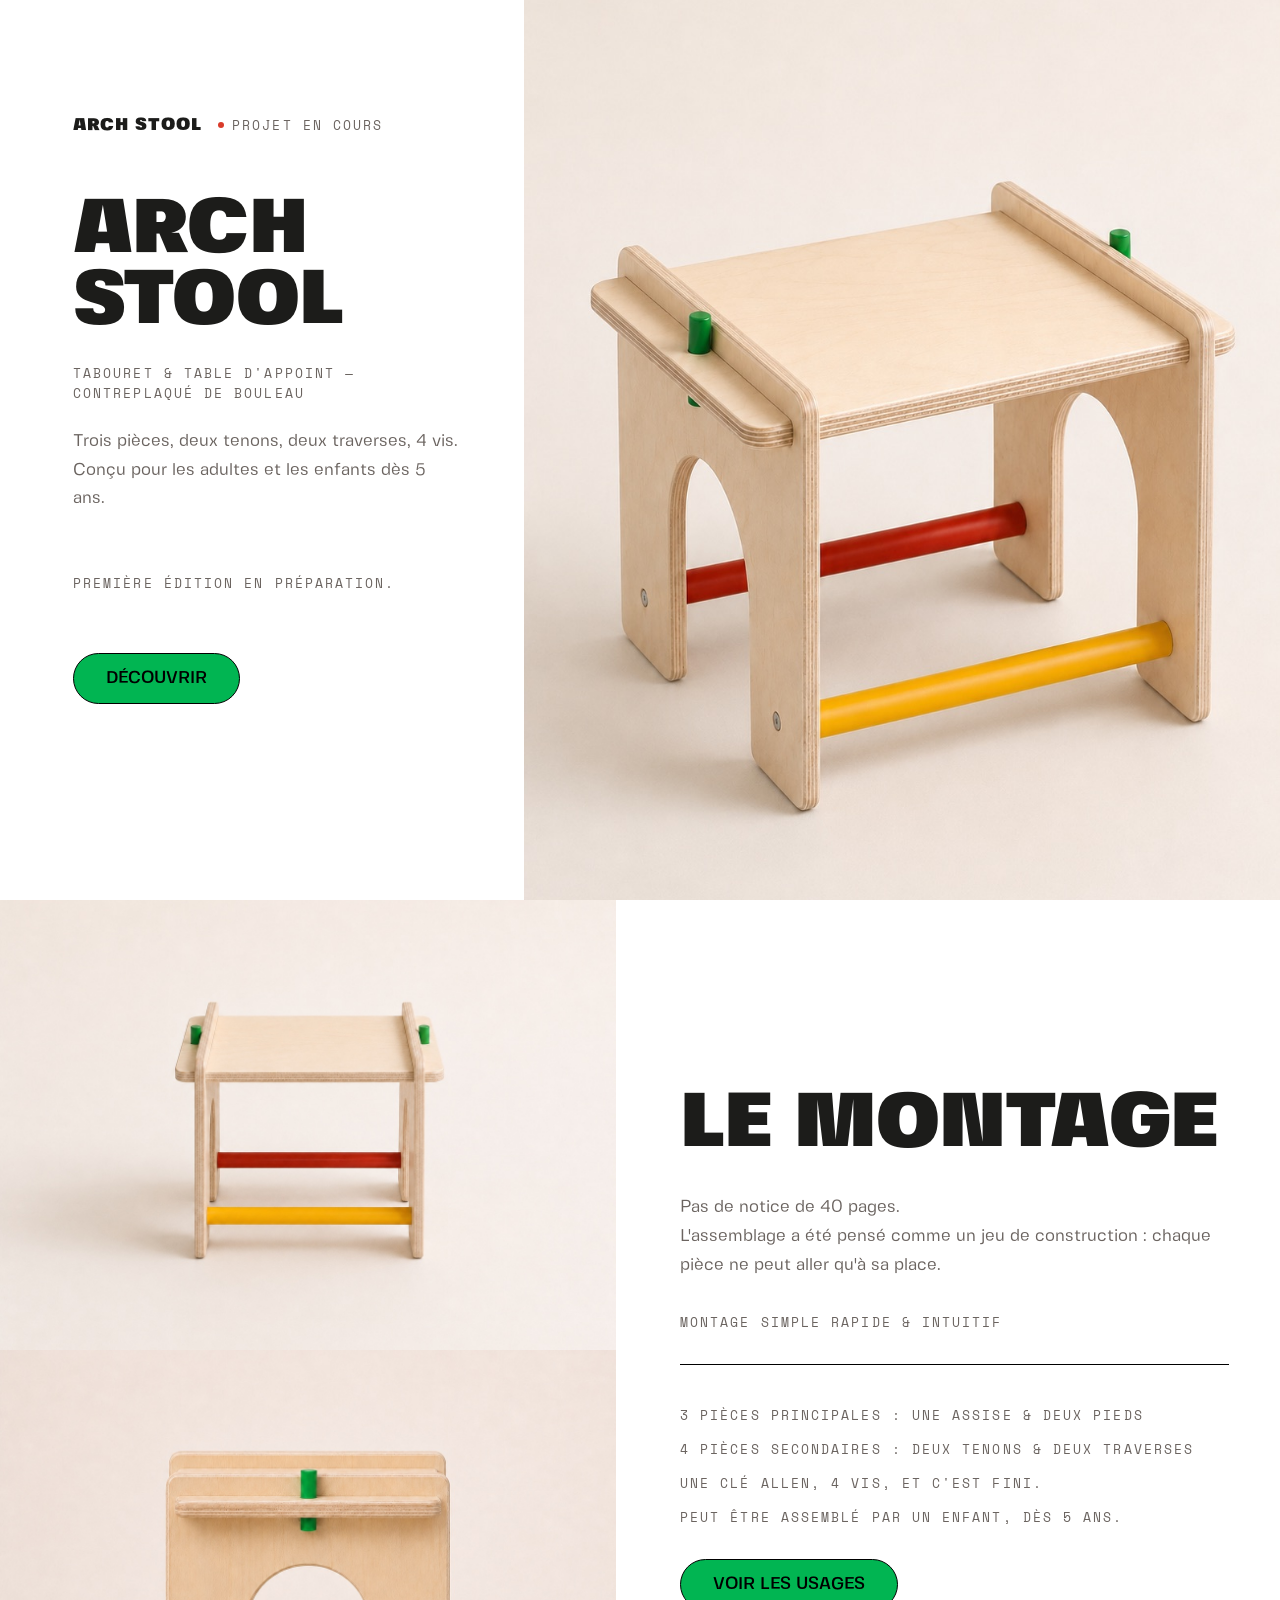
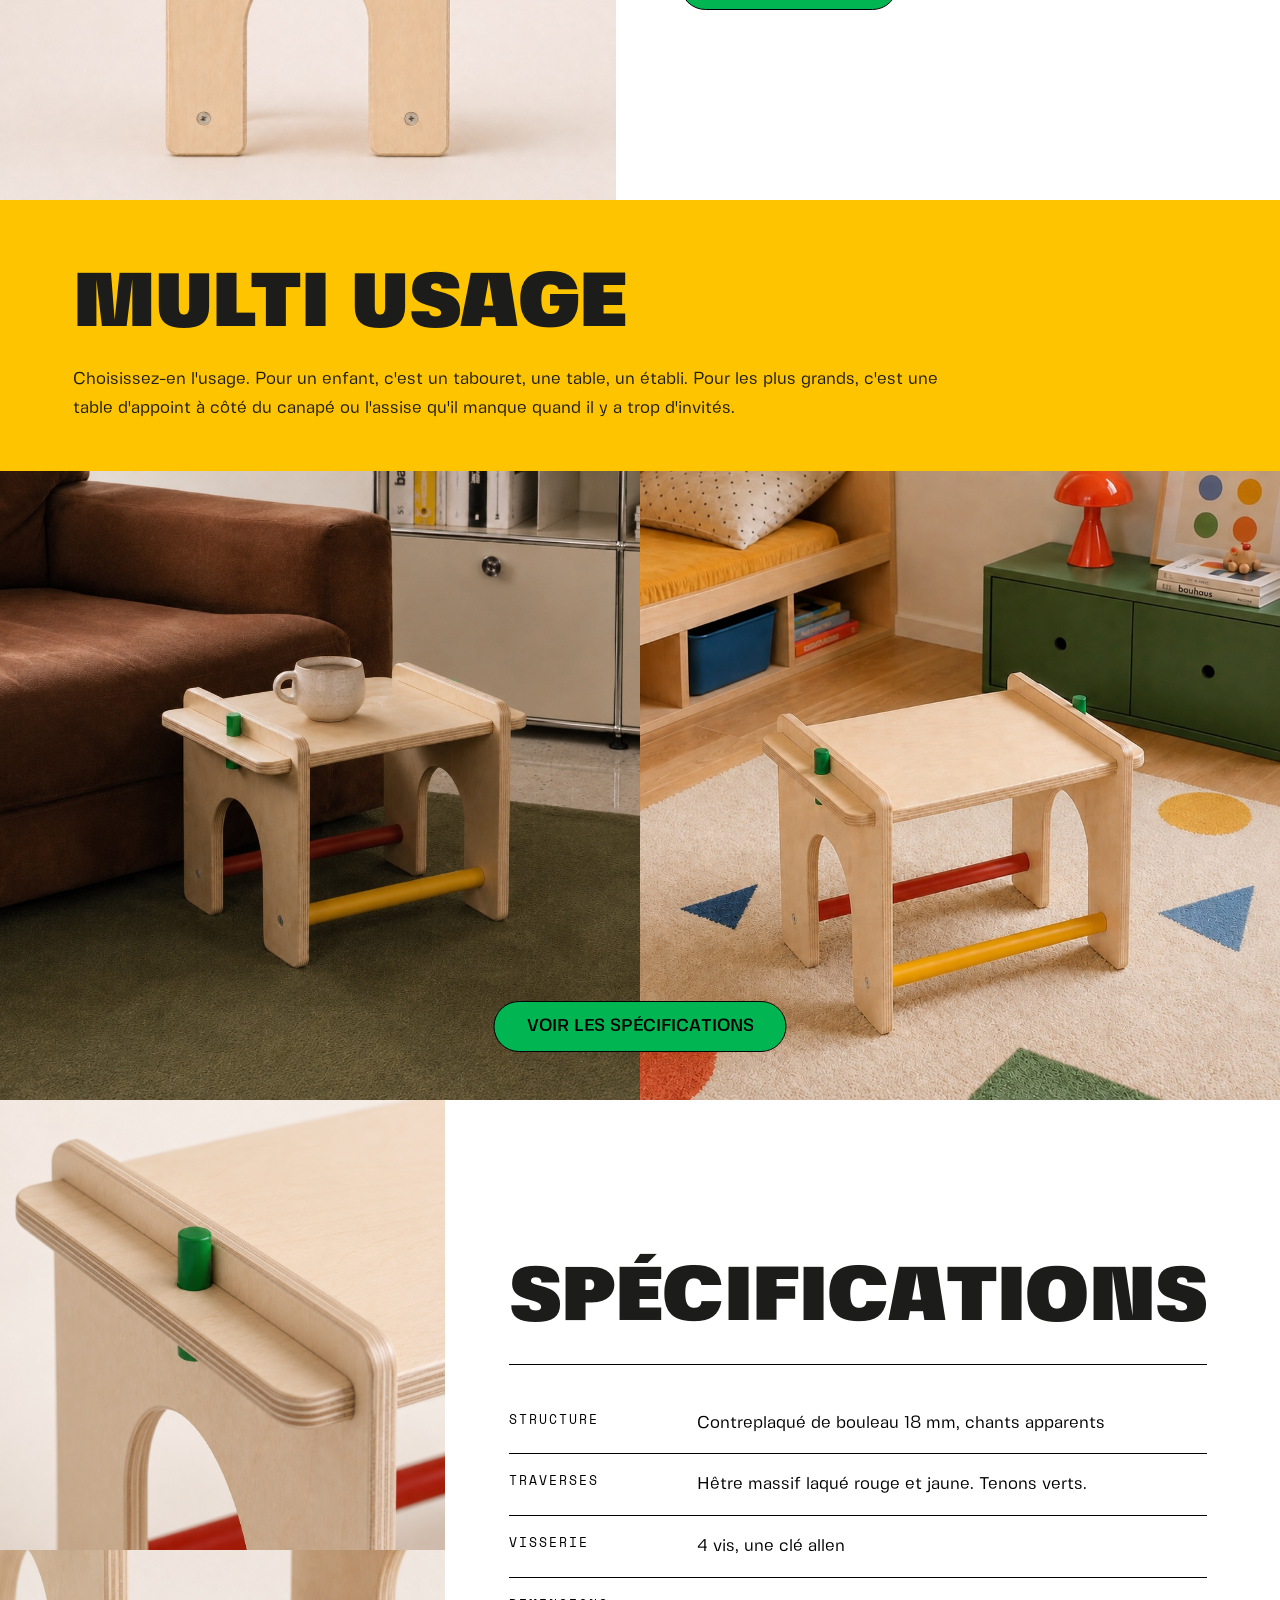
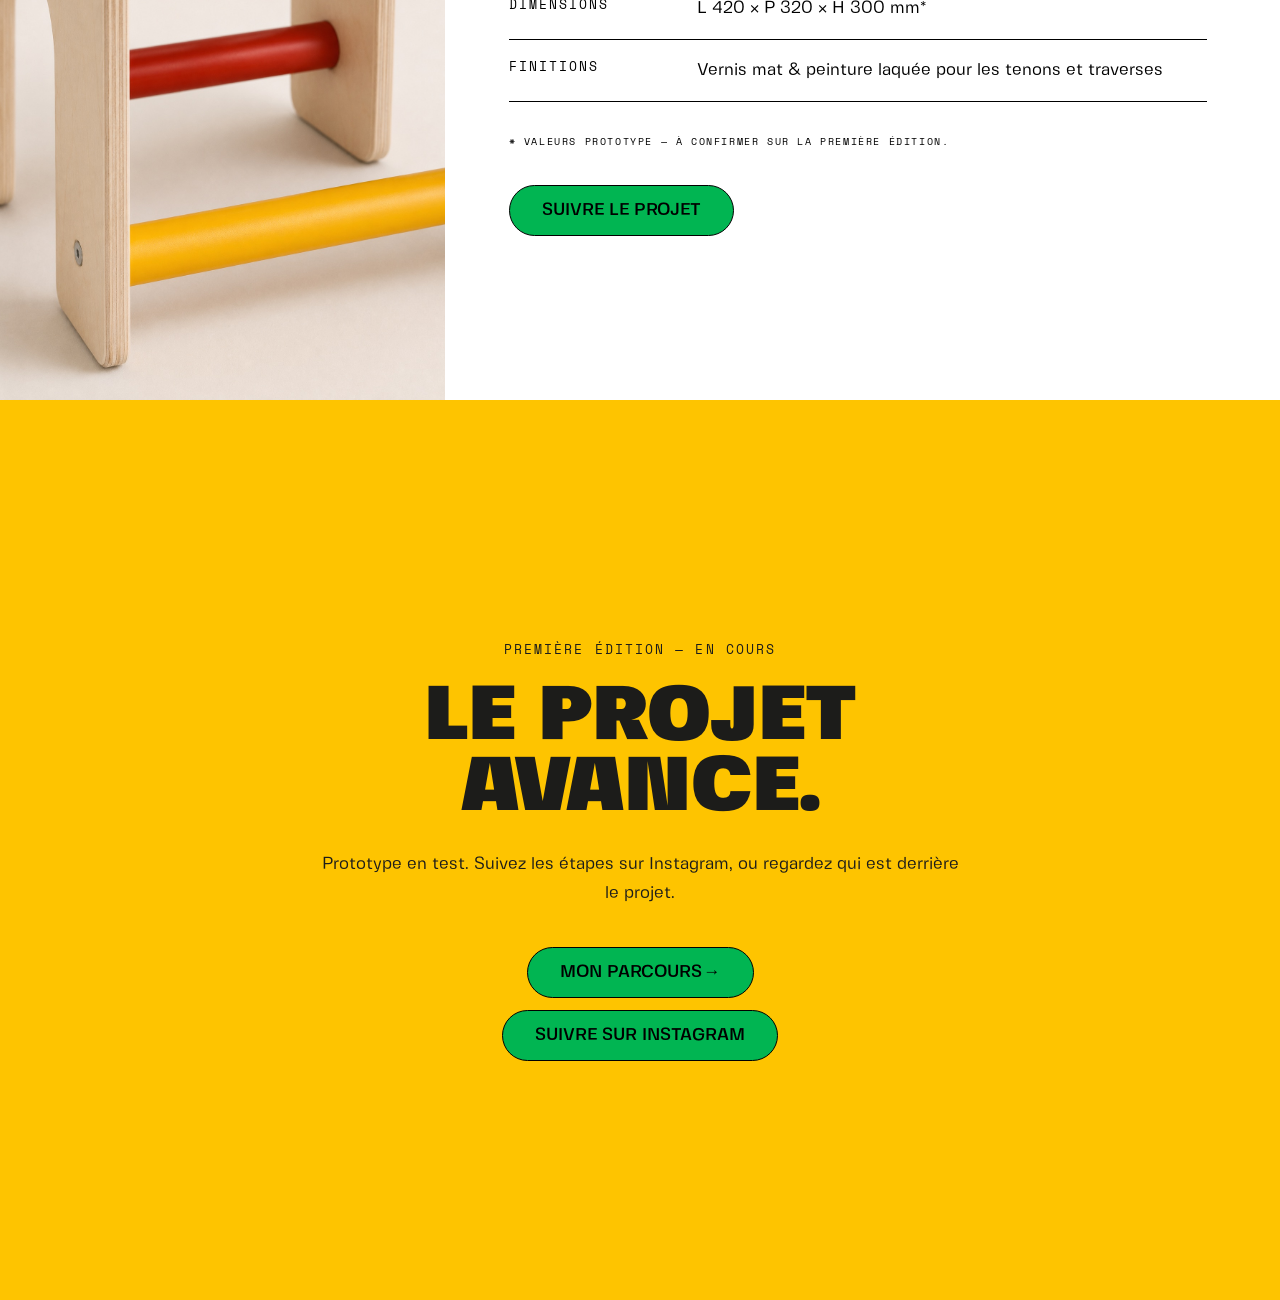
<file: index.html>
<!DOCTYPE html>
<html lang="fr">
<head>
<meta charset="UTF-8">
<meta name="viewport" content="width=device-width, initial-scale=1.0">
<title>The Arch Stool — Tabouret & table d'appoint</title>
<meta name="description" content="The Arch Stool — tabouret et table d'appoint en contreplaqué de bouleau. Trois pièces, deux tenons, deux traverses, 4 vis. Conçu pour les adultes et les enfants dès 5 ans.">
<meta name="theme-color" content="#fec400">

<!-- Open Graph / LinkedIn, Facebook -->
<meta property="og:type" content="website">
<meta property="og:title" content="The Arch Stool — Tabouret & table d'appoint">
<meta property="og:description" content="Trois pièces, deux tenons, deux traverses, 4 vis. Contreplaqué de bouleau, conçu pour les adultes et les enfants dès 5 ans.">
<meta property="og:image" content="https://julespariot.github.io/arch-stool/assets/img/arch-kids-2.jpg">
<meta property="og:image:width" content="1672">
<meta property="og:image:height" content="941">
<meta property="og:url" content="https://julespariot.github.io/arch-stool/">
<meta property="og:locale" content="fr_FR">

<!-- Twitter / X -->
<meta name="twitter:card" content="summary_large_image">
<meta name="twitter:title" content="The Arch Stool — Tabouret & table d'appoint">
<meta name="twitter:description" content="Trois pièces, deux tenons, deux traverses, 4 vis. Contreplaqué de bouleau, conçu pour les adultes et les enfants dès 5 ans.">
<meta name="twitter:image" content="https://julespariot.github.io/arch-stool/assets/img/arch-kids-2.jpg">
<link rel="preconnect" href="https://fonts.googleapis.com">
<link rel="preconnect" href="https://fonts.gstatic.com" crossorigin>
<link href="https://fonts.googleapis.com/css2?family=Space+Mono:wght@400;700&display=swap" rel="stylesheet">
<link rel="stylesheet" href="css/style-v2.css">
</head>
<body>

<main>

  <!-- 1. HERO -->
  <section id="hero" class="section hero">
    <div class="hero__content">
      <div class="hero__eyebrow">
        <span class="logo">Arch Stool</span>
        <span class="status"><i class="dot" aria-hidden="true"></i>Projet en cours</span>
      </div>

      <div class="hero__text">
        <h1>Arch Stool</h1>
        <p class="kicker">Tabouret &amp; table d'appoint — contreplaqué de bouleau</p>
        <p class="copy">Trois pièces, deux tenons, deux traverses, 4 vis. Conçu pour les adultes et les enfants dès 5 ans.</p>
      </div>

      <p class="note">Première édition en préparation.</p>

      <a href="#montage" class="btn btn--green">Découvrir</a>
    </div>

    <div class="hero__image">
      <div class="crop crop--packshot">
        <img src="assets/img/packshot-photo.jpg" alt="The Arch Stool, vue d'ensemble sur fond clair" loading="eager" fetchpriority="high">
      </div>
    </div>
  </section>

  <!-- 2. LE MONTAGE -->
  <section id="montage" class="section montage">
    <div class="montage__images">
      <div class="gallery-track">
        <div class="crop crop--montage-1">
          <img src="assets/img/montage-photo-1.jpg" alt="Détail de l'assemblage de The Arch Stool" loading="lazy">
        </div>
        <div class="crop crop--montage-2">
          <img src="assets/img/montage-photo-2.jpg" alt="The Arch Stool posé sur une table basse" loading="lazy">
        </div>
      </div>
      <div class="dots" aria-hidden="true"><span class="dot is-active"></span><span class="dot"></span></div>
    </div>

    <div class="montage__content reveal">
      <h2>Le Montage</h2>
      <p class="copy">Pas de notice de 40 pages.<br>
        L'assemblage a été pensé comme un jeu de construction&nbsp;: chaque pièce ne peut aller qu'à sa place.</p>

      <p class="kicker">Montage simple rapide &amp; intuitif</p>
      <hr>
      <ul class="list">
        <li>3 pièces principales&nbsp;: une assise &amp; deux pieds</li>
        <li>4 pièces secondaires&nbsp;: deux tenons &amp; deux traverses</li>
        <li>Une clé Allen, 4 vis, et c'est fini.</li>
        <li>Peut être assemblé par un enfant, dès 5 ans.</li>
      </ul>

      <a href="#usage" class="btn btn--green">Voir les usages</a>
    </div>
  </section>

  <!-- 3. MULTI USAGE -->
  <section id="usage" class="section usage">
    <div class="usage__top reveal">
      <h2>Multi usage</h2>
      <p class="copy">Choisissez-en l'usage. Pour un enfant, c'est un tabouret, une table, un établi. Pour les plus grands, c'est une table d'appoint à côté du canapé ou l'assise qu'il manque quand il y a trop d'invités.</p>
    </div>

    <div class="usage__images">
      <div class="gallery-track">
        <div class="crop crop--livingroom">
          <img src="assets/img/livingroom-photo.jpg" alt="The Arch Stool utilisé comme table d'appoint dans un salon" loading="lazy">
        </div>
        <div class="crop crop--kidroom">
          <img src="assets/img/arch-kids-2.jpg" alt="The Arch Stool utilisé par un enfant dans sa chambre" loading="lazy">
        </div>
      </div>
      <div class="dots" aria-hidden="true"><span class="dot is-active"></span><span class="dot"></span></div>
      <a href="#specs" class="btn btn--green btn--center">Voir les spécifications</a>
    </div>
  </section>

  <!-- 4. SPÉCIFICATIONS -->
  <section id="specs" class="section specs">
    <div class="specs__images">
      <div class="gallery-track">
        <div class="crop crop--zoom1">
          <img src="assets/img/zoom1-photo.jpg" alt="Zoom sur l'assemblage à tenons de The Arch Stool" loading="lazy">
        </div>
        <div class="crop crop--zoom2">
          <img src="assets/img/zoom2-photo.jpg" alt="Zoom sur la traverse laquée de The Arch Stool" loading="lazy">
        </div>
      </div>
      <div class="dots" aria-hidden="true"><span class="dot is-active"></span><span class="dot"></span></div>
    </div>

    <div class="specs__content reveal">
      <h2>Spécifications</h2>
      <hr>

      <dl class="spec-list">
        <div class="spec-row">
          <dt>Structure</dt>
          <dd>Contreplaqué de bouleau 18&nbsp;mm, chants apparents</dd>
        </div>
        <hr>
        <div class="spec-row">
          <dt>Traverses</dt>
          <dd>Hêtre massif laqué rouge et jaune. Tenons verts.</dd>
        </div>
        <hr>
        <div class="spec-row">
          <dt>Visserie</dt>
          <dd>4 vis, une clé allen</dd>
        </div>
        <hr>
        <div class="spec-row">
          <dt>Dimensions</dt>
          <dd>L 420 × P 320 × H 300&nbsp;mm*</dd>
        </div>
        <hr>
        <div class="spec-row">
          <dt>Finitions</dt>
          <dd>Vernis mat &amp; peinture laquée pour les tenons et traverses</dd>
        </div>
        <hr>
      </dl>

      <p class="footnote">* Valeurs prototype — à confirmer sur la première édition.</p>

      <a href="#project" class="btn btn--green">Suivre le projet</a>
    </div>
  </section>

  <!-- 5. LE PROJET AVANCE -->
  <section id="project" class="section project reveal">
    <p class="kicker">Première édition — En cours</p>
    <h2>Le projet<br>avance.</h2>
    <p class="copy">Prototype en test. Suivez les étapes sur Instagram, ou regardez qui est derrière le projet.</p>

    <div class="project__actions">
      <a href="https://www.linkedin.com/in/julespariot/" target="_blank" rel="noopener" class="btn btn--green">Mon parcours <span class="arrow">→</span></a>
      <a href="https://www.instagram.com/juliolebarbo/?hl=fr" target="_blank" rel="noopener" class="btn btn--green">Suivre sur Instagram</a>
    </div>
  </section>

</main>

<!-- Mobile-only persistent action bar: mirrors whichever in-section CTA
     the visitor has scrolled to, so the primary action always stays
     within thumb's reach instead of requiring a scroll back up to it. -->
<nav class="mobile-cta" aria-label="Navigation rapide">
  <a href="#montage" class="btn btn--green mobile-cta__link" data-for="hero">Découvrir</a>
  <a href="#usage" class="btn btn--green mobile-cta__link" data-for="montage">Voir les usages</a>
  <a href="#specs" class="btn btn--green mobile-cta__link" data-for="usage">Voir les spécifications</a>
  <a href="#project" class="btn btn--green mobile-cta__link" data-for="specs">Suivre le projet</a>
</nav>

<script src="js/script.js?v=8"></script>
</body>
</html>
</file>
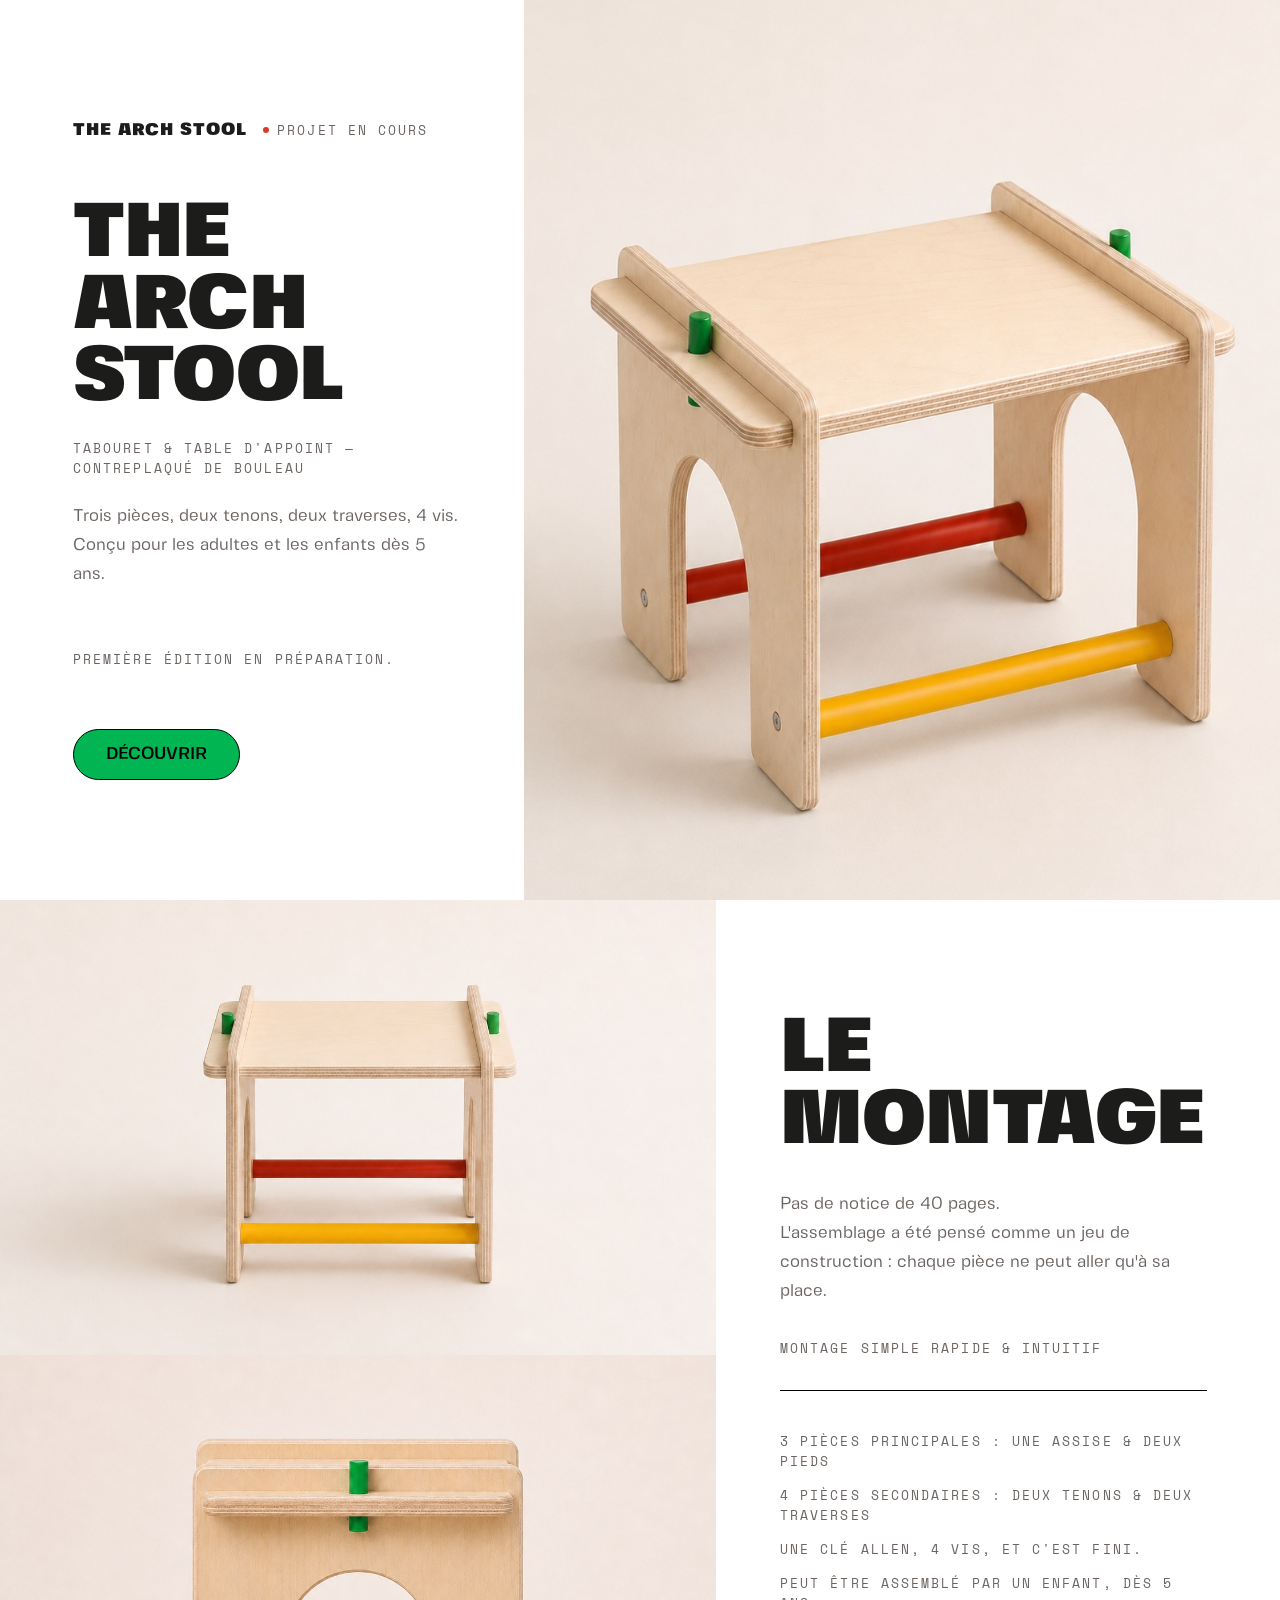
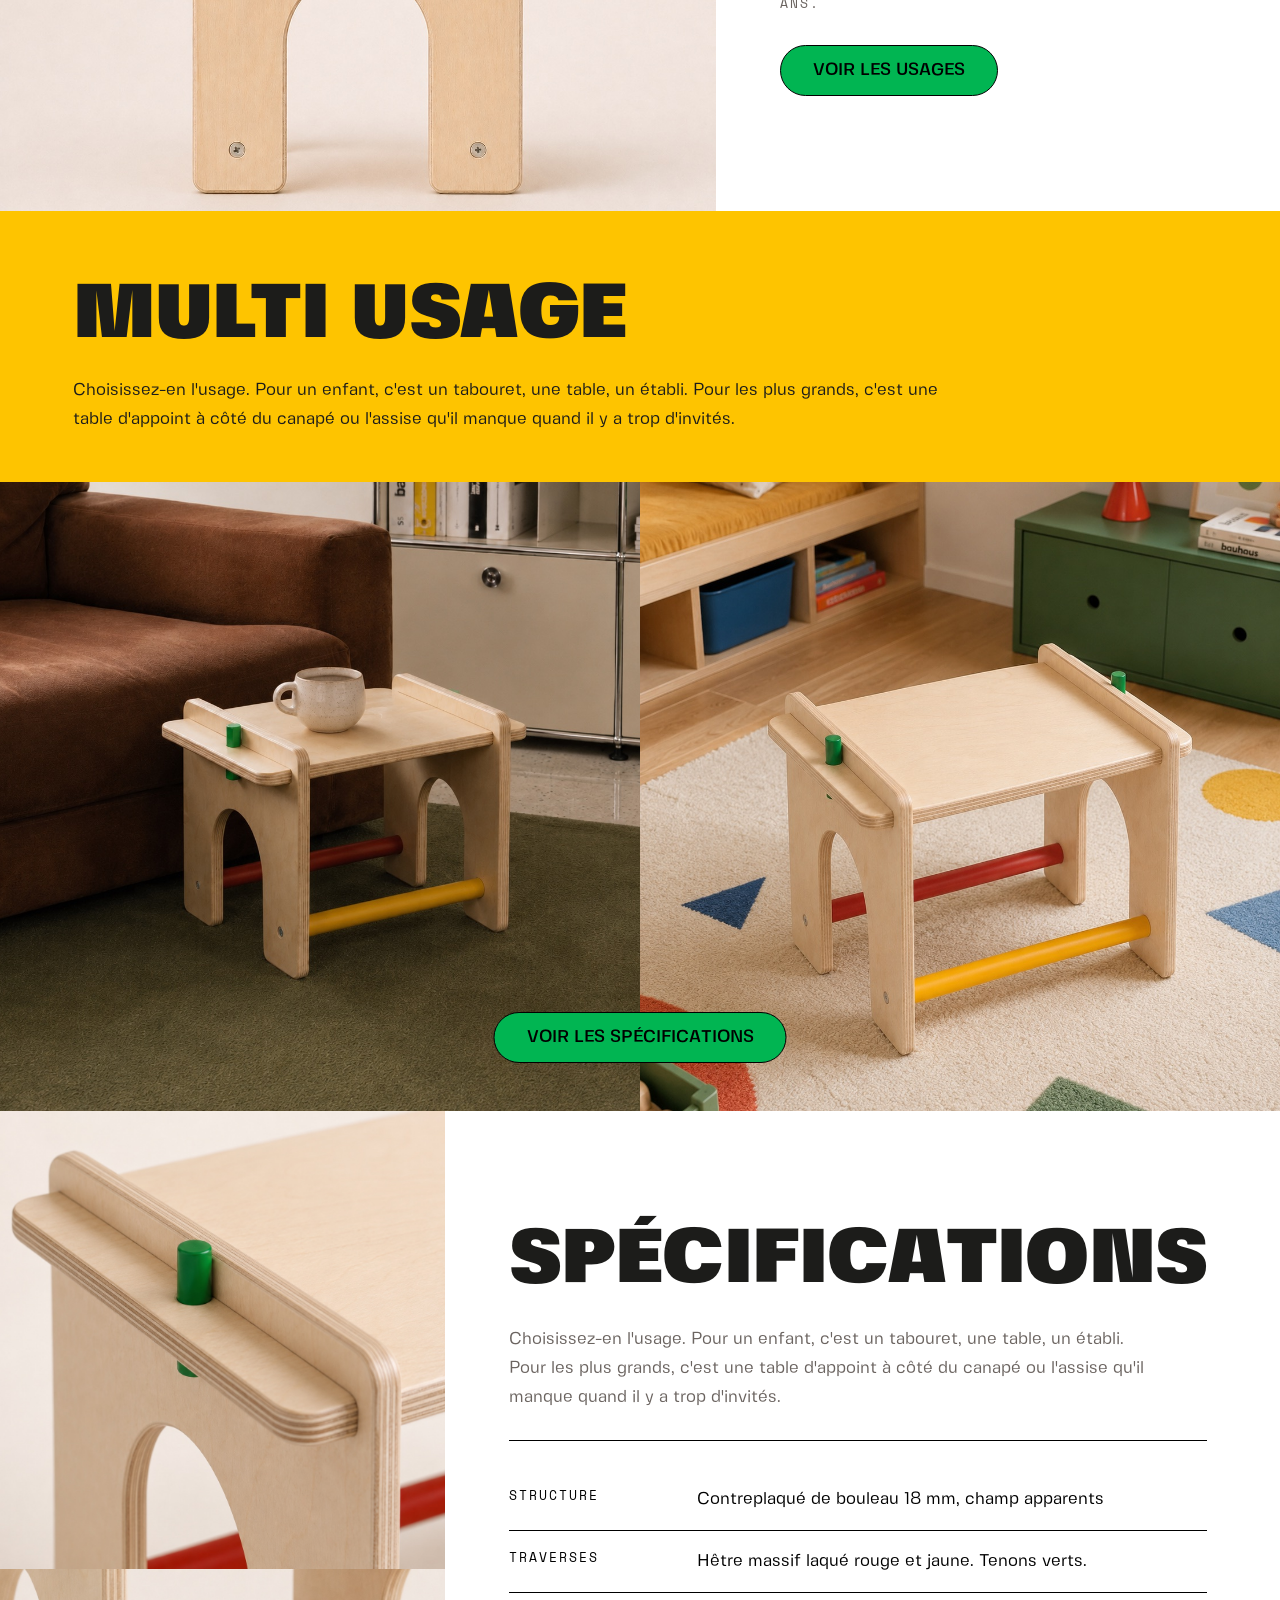
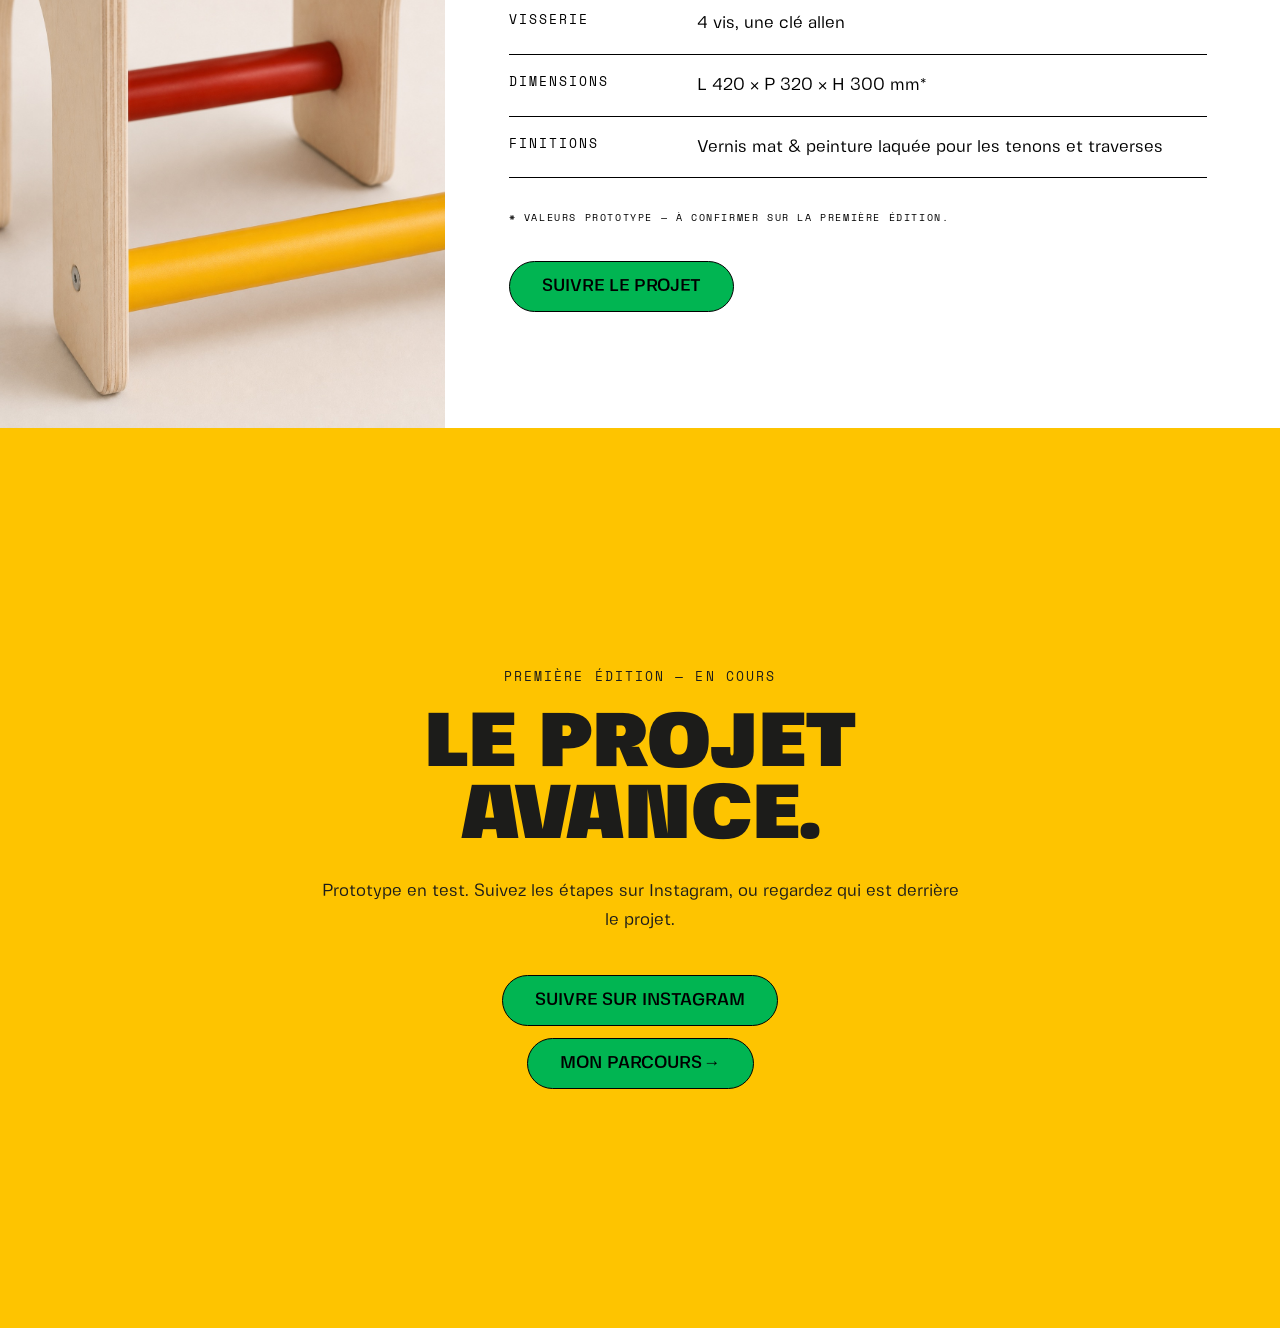
<file: archive/index-v1.html>
<!DOCTYPE html>
<html lang="fr">
<head>
<meta charset="UTF-8">
<meta name="viewport" content="width=device-width, initial-scale=1.0">
<title>The Arch Stool — Tabouret & table d'appoint</title>
<meta name="description" content="The Arch Stool — tabouret et table d'appoint en contreplaqué de bouleau. Trois pièces, deux tenons, deux traverses, 4 vis. Conçu pour les adultes et les enfants dès 5 ans.">
<meta name="theme-color" content="#fec400">
<link rel="preconnect" href="https://fonts.googleapis.com">
<link rel="preconnect" href="https://fonts.gstatic.com" crossorigin>
<link href="https://fonts.googleapis.com/css2?family=Space+Mono:wght@400;700&display=swap" rel="stylesheet">
<link rel="stylesheet" href="style.css">
</head>
<body>

<main>

  <!-- 1. HERO -->
  <section id="hero" class="section hero">
    <div class="hero__content">
      <div class="hero__eyebrow">
        <span class="logo">The Arch Stool</span>
        <span class="status"><i class="dot" aria-hidden="true"></i>Projet en cours</span>
      </div>

      <div class="hero__text">
        <h1>The Arch Stool</h1>
        <p class="kicker">Tabouret &amp; table d'appoint — contreplaqué de bouleau</p>
        <p class="copy">Trois pièces, deux tenons, deux traverses, 4 vis. Conçu pour les adultes et les enfants dès 5 ans.</p>
      </div>

      <p class="note">Première édition en préparation.</p>

      <a href="#montage" class="btn btn--green">Découvrir</a>
    </div>

    <div class="hero__image">
      <div class="crop crop--packshot">
        <img src="../assets/img/packshot-photo.jpg" alt="The Arch Stool, vue d'ensemble sur fond clair" loading="eager" fetchpriority="high">
      </div>
    </div>
  </section>

  <!-- 2. LE MONTAGE -->
  <section id="montage" class="section montage">
    <div class="montage__images">
      <div class="gallery-track">
        <div class="crop crop--montage-1">
          <img src="../assets/img/montage-photo-1.jpg" alt="Détail de l'assemblage de The Arch Stool" loading="lazy">
        </div>
        <div class="crop crop--montage-2">
          <img src="../assets/img/montage-photo-2.jpg" alt="The Arch Stool posé sur une table basse" loading="lazy">
        </div>
      </div>
      <div class="dots" aria-hidden="true"><span class="dot is-active"></span><span class="dot"></span></div>
    </div>

    <div class="montage__content reveal">
      <h2>Le Montage</h2>
      <p class="copy">Pas de notice de 40 pages.<br>
        L'assemblage a été pensé comme un jeu de construction&nbsp;: chaque pièce ne peut aller qu'à sa place.</p>

      <p class="kicker">Montage simple rapide &amp; intuitif</p>
      <hr>
      <ul class="list">
        <li>3 pièces principales&nbsp;: une assise &amp; deux pieds</li>
        <li>4 pièces secondaires&nbsp;: deux tenons &amp; deux traverses</li>
        <li>Une clé Allen, 4 vis, et c'est fini.</li>
        <li>Peut être assemblé par un enfant, dès 5 ans.</li>
      </ul>

      <a href="#usage" class="btn btn--green">Voir les usages</a>
    </div>
  </section>

  <!-- 3. MULTI USAGE -->
  <section id="usage" class="section usage">
    <div class="usage__top reveal">
      <h2>Multi usage</h2>
      <p class="copy">Choisissez-en l'usage. Pour un enfant, c'est un tabouret, une table, un établi. Pour les plus grands, c'est une table d'appoint à côté du canapé ou l'assise qu'il manque quand il y a trop d'invités.</p>
    </div>

    <div class="usage__images">
      <div class="gallery-track">
        <div class="crop crop--livingroom">
          <img src="../assets/img/livingroom-photo.jpg" alt="The Arch Stool utilisé comme table d'appoint dans un salon" loading="lazy">
        </div>
        <div class="crop crop--kidroom">
          <img src="../assets/img/kidroom-photo.jpg" alt="The Arch Stool utilisé par un enfant dans sa chambre" loading="lazy">
        </div>
      </div>
      <div class="dots" aria-hidden="true"><span class="dot is-active"></span><span class="dot"></span></div>
      <a href="#specs" class="btn btn--green btn--center">Voir les spécifications</a>
    </div>
  </section>

  <!-- 4. SPÉCIFICATIONS -->
  <section id="specs" class="section specs">
    <div class="specs__images">
      <div class="gallery-track">
        <div class="crop crop--zoom1">
          <img src="../assets/img/zoom1-photo.jpg" alt="Zoom sur l'assemblage à tenons de The Arch Stool" loading="lazy">
        </div>
        <div class="crop crop--zoom2">
          <img src="../assets/img/zoom2-photo.jpg" alt="Zoom sur la traverse laquée de The Arch Stool" loading="lazy">
        </div>
      </div>
      <div class="dots" aria-hidden="true"><span class="dot is-active"></span><span class="dot"></span></div>
    </div>

    <div class="specs__content reveal">
      <h2>Spécifications</h2>
      <p class="copy">Choisissez-en l'usage. Pour un enfant, c'est un tabouret, une table, un établi. Pour les plus grands, c'est une table d'appoint à côté du canapé ou l'assise qu'il manque quand il y a trop d'invités.</p>
      <hr>

      <dl class="spec-list">
        <div class="spec-row">
          <dt>Structure</dt>
          <dd>Contreplaqué de bouleau 18&nbsp;mm, champ apparents</dd>
        </div>
        <hr>
        <div class="spec-row">
          <dt>Traverses</dt>
          <dd>Hêtre massif laqué rouge et jaune. Tenons verts.</dd>
        </div>
        <hr>
        <div class="spec-row">
          <dt>Visserie</dt>
          <dd>4 vis, une clé allen</dd>
        </div>
        <hr>
        <div class="spec-row">
          <dt>Dimensions</dt>
          <dd>L 420 × P 320 × H 300&nbsp;mm*</dd>
        </div>
        <hr>
        <div class="spec-row">
          <dt>Finitions</dt>
          <dd>Vernis mat &amp; peinture laquée pour les tenons et traverses</dd>
        </div>
        <hr>
      </dl>

      <p class="footnote">* Valeurs prototype — à confirmer sur la première édition.</p>

      <a href="#project" class="btn btn--green">Suivre le projet</a>
    </div>
  </section>

  <!-- 5. LE PROJET AVANCE -->
  <section id="project" class="section project reveal">
    <p class="kicker">Première édition — En cours</p>
    <h2>Le projet<br>avance.</h2>
    <p class="copy">Prototype en test. Suivez les étapes sur Instagram, ou regardez qui est derrière le projet.</p>

    <div class="project__actions">
      <a href="https://www.instagram.com/juliolebarbo/?hl=fr" target="_blank" rel="noopener" class="btn btn--green">Suivre sur Instagram</a>
      <a href="https://www.linkedin.com/in/julespariot/" target="_blank" rel="noopener" class="btn btn--green">Mon parcours <span class="arrow">→</span></a>
    </div>
  </section>

</main>

<!-- Mobile-only persistent action bar: mirrors whichever in-section CTA
     the visitor has scrolled to, so the primary action always stays
     within thumb's reach instead of requiring a scroll back up to it. -->
<nav class="mobile-cta" aria-label="Navigation rapide">
  <a href="#montage" class="btn btn--green mobile-cta__link" data-for="hero">Découvrir</a>
  <a href="#usage" class="btn btn--green mobile-cta__link" data-for="montage">Voir les usages</a>
  <a href="#specs" class="btn btn--green mobile-cta__link" data-for="usage">Voir les spécifications</a>
  <a href="#project" class="btn btn--green mobile-cta__link" data-for="specs">Suivre le projet</a>
</nav>

<script src="../js/script.js"></script>
</body>
</html>
</file>
<file: css/style-v2.css>
/* ---------- Fonts ---------- */
@font-face {
  font-family: "Fivo Sans Modern";
  src: url("../assets/fonts/FivoSansModern-Regular.otf") format("opentype");
  font-weight: 400;
  font-style: normal;
  font-display: swap;
}
@font-face {
  font-family: "Fivo Sans Modern";
  src: url("../assets/fonts/FivoSansModern-Medium.otf") format("opentype");
  font-weight: 500;
  font-style: normal;
  font-display: swap;
}
@font-face {
  font-family: "Fivo Sans Modern";
  src: url("../assets/fonts/FivoSansModern-Bold.otf") format("opentype");
  font-weight: 700;
  font-style: normal;
  font-display: swap;
}
@font-face {
  font-family: "Fivo Sans Modern";
  src: url("../assets/fonts/FivoSansModern-ExtBlack.otf") format("opentype");
  font-weight: 900;
  font-style: normal;
  font-display: swap;
}

/* ---------- Tokens ---------- */
:root {
  --ink: #1c1c1a;
  --muted: #6b6460;
  --black: #000000;
  --white: #ffffff;
  --yellow: #fec400;
  --green: #01b552;
  --dot: #d93b2a;

  --font-display: "Fivo Sans Modern", "Arial Black", sans-serif;
  --font-body: "Fivo Sans Modern", -apple-system, "Helvetica Neue", sans-serif;
  --font-mono: "Space Mono", "Courier New", monospace;

  --pad: clamp(24px, 5.7vw, 110px);
  --pad-y: clamp(60px, 9vw, 130px);
}

/* ---------- Reset ---------- */
* { box-sizing: border-box; }
html {
  scroll-behavior: smooth;
}
@media (prefers-reduced-motion: reduce) {
  html { scroll-behavior: auto; }
  .btn { transition: none; }
}
body {
  margin: 0;
  color: var(--ink);
  font-family: var(--font-body);
  -webkit-font-smoothing: antialiased;
  background: var(--white);
}
img { display: block; max-width: 100%; }
hr {
  border: none;
  border-top: 1px solid var(--black);
  margin: 0;
}
a { text-decoration: none; color: inherit; }
ul { list-style: none; margin: 0; padding: 0; }
dl, dd { margin: 0; }

h1, h2 {
  font-family: var(--font-display);
  font-weight: 900;
  text-transform: uppercase;
  line-height: 0.94;
  margin: 0;
  letter-spacing: -0.01em;
  /* Safety net: "SPÉCIFICATIONS" is a single unbreakable word that can
     outgrow its column on narrow phones — without this it silently
     overflows the section instead of wrapping, causing sideways scroll
     on the whole page. Harmless elsewhere since it only engages when a
     word truly doesn't fit. */
  overflow-wrap: break-word;
}

.kicker {
  font-family: var(--font-mono);
  font-size: 13px;
  letter-spacing: 0.16em;
  text-transform: uppercase;
  color: var(--muted);
  margin: 0;
}

.copy {
  font-family: var(--font-body);
  font-weight: 400;
  font-size: 17px;
  line-height: 1.7;
  color: var(--muted);
  margin: 0;
}

.note {
  font-family: var(--font-mono);
  font-size: 13px;
  letter-spacing: 0.16em;
  text-transform: uppercase;
  color: var(--muted);
  margin: 0;
}

.footnote {
  font-family: var(--font-mono);
  font-size: 10px;
  letter-spacing: 0.16em;
  text-transform: uppercase;
  color: var(--black);
  margin: 0;
}

/* ---------- Buttons ---------- */
.btn {
  display: inline-flex;
  align-items: center;
  justify-content: center;
  align-self: flex-start;
  flex: none;
  width: fit-content;
  border: 1px solid var(--black);
  border-radius: 40px;
  padding: 10px 32px;
  font-family: var(--font-body);
  font-weight: 500;
  font-size: 17px;
  line-height: 1.7;
  text-transform: uppercase;
  color: var(--black);
  white-space: nowrap;
  transition: background-color 50ms ease;
}
.btn--green { background: var(--green); }
/* Scoped to real pointers: on touch devices :hover otherwise "sticks"
   on the tapped button until the next tap elsewhere. */
@media (hover: hover) {
  .btn:hover { background-color: var(--yellow); }
}
.btn--center { align-self: center; }
.arrow { font-family: var(--font-display); font-weight: 700; margin-left: 2px; }

/* Mobile-only chrome (persistent CTA bar, carousel dot pagers): both are
   fully styled inside the ≤900px query below and stay hidden above it,
   so the desktop layout is untouched. */
.mobile-cta, .dots { display: none; }

/* ---------- Layout base ---------- */
/* Sections span the full viewport — not capped at 1440px — so
   background color and edge-to-edge photos reach the true screen edge on
   screens wider than the 1440px design (otherwise a blank gutter appears
   on both sides past 1440px). Text columns carry flex-grow:0 below so
   they hold their design width instead of stretching into that space;
   the image panel (flex-grow:1) absorbs it instead. Text blocks pad
   themselves (--pad-y --pad) so image panels can bleed flush to the
   section edges, matching the Figma frames. */
.section {
  width: 100%;
  min-height: 100vh;
  display: flex;
  box-sizing: border-box;
}

/* Invisible to layout by default — the two .crop photos inside act as if
   directly nested in .montage__images/.usage__images/.specs__images
   (exactly as they were before this wrapper existed). Only becomes a
   real box, and a real scroll container, inside the ≤900px query. */
.gallery-track { display: contents; }

/* ---------- Image crops ---------- */
/* .crop img is taken out of flow so the photo's intrinsic size never
   feeds back into the crop box's own size (aspect-ratio / flex-basis
   sizing on .crop would otherwise create a cyclic percentage). */
.crop {
  position: relative;
  width: 100%;
  height: 100%;
  overflow: hidden;
  background: #efece8;
}
.crop img {
  position: absolute;
  inset: 0;
  width: 100%;
  height: 100%;
  object-fit: cover;
  object-position: center;
}

/* ================= HERO ================= */
.hero {
  align-items: stretch;
  gap: clamp(24px, 5vw, 80px);
}
.hero__content {
  --hero-pad-y: var(--pad-y);
  flex: 0 1 460px;
  display: flex;
  flex-direction: column;
  justify-content: center;
  gap: clamp(32px, 6vw, 60px);
  padding: var(--hero-pad-y) 0 var(--hero-pad-y) var(--pad);
}
.hero__eyebrow {
  display: flex;
  align-items: center;
  gap: 16px;
}
/* Desktop: pinned to the top of the column instead of drifting with the
   centered block below it. Absolute positioning is relative to the
   padding BOX's outer edge, not the content edge on either axis — plain
   top:0/left:0 would sit above AND to the left of where the padding puts
   everything else (flush with the section's true corner, misaligned
   with h1/copy below it). Matching both to hero__content's own padding
   (--hero-pad-y, --pad) lines it up with that text exactly, and keeps
   the two in sync if that padding is ever tightened (see the
   short-viewport override below).
   hero__content only becomes the positioning context here, scoped to
   desktop — mobile needs .hero__eyebrow positioned against .hero
   instead (see the photo-overlay badge further down, in the ≤900px
   query), since on mobile the photo it sits on is hero__content's
   sibling, not its descendant. Making hero__content position:relative
   unconditionally silently broke that: the eyebrow would resolve
   against the text block instead of the section, landing in the text
   flow below the photo rather than over it. */
@media (min-width: 901px) {
  .hero__content { position: relative; }
  .hero__eyebrow {
    position: absolute;
    top: var(--hero-pad-y);
    left: var(--pad);
  }
}
.logo {
  font-family: var(--font-display);
  font-weight: 900;
  font-size: 17px;
  letter-spacing: 0.06em;
  text-transform: uppercase;
}
.status {
  display: inline-flex;
  align-items: center;
  gap: 8px;
  font-family: var(--font-mono);
  font-size: 13px;
  letter-spacing: 0.16em;
  text-transform: uppercase;
  color: var(--muted);
}
.dot {
  width: 6px;
  height: 6px;
  border-radius: 50%;
  background: var(--dot);
  flex: none;
}
.hero__text {
  display: flex;
  flex-direction: column;
  gap: 24px;
}
.hero__text h1 {
  font-size: clamp(40px, 6vw, 76px);
}
.hero__text .copy { max-width: 400px; }
.hero__image {
  flex: 1 1 500px;
}

/* ================= MONTAGE ================= */
.montage {
  align-items: stretch;
  gap: clamp(24px, 5vw, 80px);
}
.montage__images {
  flex: 1 1 380px;
  display: flex;
  flex-direction: column;
  gap: 0;
}
.montage__images .crop { flex: 1 1 50%; }
.montage__content {
  flex: 0 1 600px;
  display: flex;
  flex-direction: column;
  justify-content: center;
  gap: 32px;
  /* Right edge kept tighter than the shared --pad (which grows up to
     110px on very wide screens) so "LE MONTAGE" has room to stay on one
     line — this column's basis was already widened by 100px (from the
     shared 500px) to borrow space from the image panel; capping this
     padding at 56px instead of letting it balloon avoids needing to
     borrow any more than that. */
  padding: var(--pad-y) clamp(24px, 4vw, 56px) var(--pad-y) 0;
}
.montage__content h2 { font-size: clamp(40px, 6vw, 76px); }
.montage__content .copy { max-width: 550px; }
.list {
  display: flex;
  flex-direction: column;
  gap: 14px;
  padding-top: 8px;
}
.list li {
  font-family: var(--font-mono);
  font-size: 13px;
  letter-spacing: 0.16em;
  text-transform: uppercase;
  color: var(--muted);
}
.montage__content .btn { align-self: flex-start; }

/* ================= USAGE ================= */
.usage {
  position: relative;
  flex-direction: column;
  gap: clamp(24px, 4vw, 48px);
  background: var(--yellow);
}
.usage__top {
  padding: clamp(40px, 7vw, 70px) var(--pad) 0;
  display: flex;
  flex-direction: column;
  gap: 24px;
  max-width: 1030px;
}
.usage__top h2 {
  font-size: clamp(40px, 6vw, 76px);
  color: var(--ink);
}
.usage__top .copy { color: var(--ink); }
.usage__images {
  position: relative;
  display: flex;
  gap: 0;
  flex: 1;
  min-height: 0;
}
.crop--livingroom, .crop--kidroom {
  flex: 1 1 50%;
  /* Cancel the generic .crop height:100% — inside this row these are
     stretched (cross-axis) by the flex algorithm itself; an explicit
     percentage height here resolves to 0 instead of the stretched size. */
  height: auto;
}
/* The button lives inside .usage__images (not .usage) so it always
   overlays the photos themselves, at their shared edge — in a row at
   desktop, in a stack at mobile — rather than the section as a whole. */
.usage .btn {
  position: absolute;
  left: 50%;
  bottom: clamp(24px, 4vw, 48px);
  transform: translateX(-50%);
}

/* ================= SPECS ================= */
.specs {
  align-items: stretch;
  gap: clamp(24px, 5vw, 80px);
}
.specs__images {
  flex: 1 1 380px;
  display: flex;
  flex-direction: column;
  gap: 0;
}
.specs__images .crop { flex: 1 1 50%; }
.specs__content {
  flex: 0 1 560px;
  display: flex;
  flex-direction: column;
  justify-content: center;
  gap: 28px;
  padding: var(--pad-y) var(--pad) var(--pad-y) 0;
}
.specs__content h2 { font-size: clamp(40px, 6vw, 76px); }
.specs__content > .copy { max-width: 640px; }

.spec-list { display: flex; flex-direction: column; }
.spec-row {
  display: flex;
  gap: clamp(16px, 3vw, 40px);
  padding: 16px 0;
  color: var(--black);
}
.spec-row dt {
  font-family: var(--font-mono);
  font-size: 13px;
  letter-spacing: 0.16em;
  text-transform: uppercase;
  flex: 0 0 150px;
}
.spec-row dd {
  font-family: var(--font-body);
  font-size: 17px;
  line-height: 1.7;
}
.specs__content .footnote { padding-top: 4px; }
.specs__content .btn { align-self: flex-start; margin-top: 8px; }

/* ================= PROJECT ================= */
.project {
  flex-direction: column;
  align-items: center;
  justify-content: center;
  text-align: center;
  background: var(--yellow);
  gap: 24px;
  padding: var(--pad-y) var(--pad);
}
.project .kicker { color: var(--ink); }
.project h2 {
  font-size: clamp(48px, 8vw, 76px);
  color: var(--ink);
}
.project .copy {
  color: var(--ink);
  max-width: 640px;
  margin: 0 auto;
}
.project__actions {
  display: flex;
  flex-direction: column;
  align-items: center;
  gap: 12px;
  margin-top: 16px;
}
.project__actions .btn { align-self: center; }

/* ================= RESPONSIVE ================= */

/* Short desktop windows — a 13" MacBook Pro's default scaled resolution
   (1280×800, and less once the tab/URL bar take their share) is the
   common case — don't leave enough room for Hero/Montage's centered text
   column to fit without pushing the CTA button toward or past the
   bottom edge. This isn't a mobile-width case (still side-by-side with
   the photo), so it needs its own query keyed on height, not width;
   901px+ keeps it out of the mobile stacked layout above. Desktop
   monitors (900px+ tall) are untouched — this only kicks in when
   height is tight. Padding/gap alone (kept centered, not top-aligned —
   flex-start read as glued to the "PROJET EN COURS" eyebrow above it)
   already shrinks the column enough to fit without cropping the button. */
@media (min-width: 901px) and (max-height: 820px) {
  .hero__content, .montage__content {
    justify-content: center;
    padding-top: 40px;
    padding-bottom: 40px;
    gap: 24px;
  }
  /* Keeps the pinned eyebrow (top: var(--hero-pad-y)) matching this
     shorter padding instead of the wide-screen default. */
  .hero__content { --hero-pad-y: 40px; }
  .hero__text { gap: 16px; }
}

/* Tablet & below: stack the text/image halves of every split section. */
@media (max-width: 900px) {
  .section { min-height: auto; }
  .hero, .montage, .specs {
    flex-direction: column;
  }
  .hero__image, .montage__images, .specs__images {
    order: -1;
    flex: none;
    width: 100%;
  }
  /* .hero__image holds a single photo, so the ratio belongs on the panel
     itself. Height is the normal 4:3 (75vw for a 100%-wide panel) plus a
     flat +110px so the stool isn't cropped at the bottom. */
  .hero__image { height: calc(75vw + 110px); }
  .hero__content, .montage__content, .specs__content {
    padding: clamp(32px, 8vw, 60px) var(--pad) !important;
  }
  /* No extra flex gap under the photo — .hero__content's own top padding
     above is already the spacing; adding both stacked too much air
     between the image and the text. */
  .hero { gap: 0; }
  /* Trimmed well below the shared clamp above: the Hero is the one
     section that ends on a short note line rather than a button, so the
     usual bottom padding left too much white space before Montage's
     photo — enough that its top edge never showed on a typical phone.
     Tightening it (padding-top and the internal gap too, alongside
     bottom) lets that next photo peek in as a scroll cue on common
     screen heights — the now-taller image (+110px) doesn't leave much
     room to spare, so it's a shorter phone (iPhone SE-ish) that may
     still land exactly at the note with no peek. */
  .hero__content {
    /* Cancels the desktop flex-basis:460px — in this column layout that's
       a HEIGHT basis, so the box was sitting at a fixed 460px tall no
       matter how much the padding/gap below were trimmed, with
       justify-content:center just re-centering the smaller content
       inside that unchanged box instead of actually shrinking it. */
    flex: none;
    /* Both sides 20px more than Montage's own text-to-photo gap: top is
       the space up to Hero's own photo, bottom is the space down to
       Montage's photo (the scroll-peek content right after Hero ends). */
    padding-top: clamp(52px, calc(8vw + 20px), 80px) !important;
    padding-bottom: clamp(52px, calc(8vw + 20px), 80px) !important;
    gap: 16px;
  }
  .hero__text { gap: 16px; }
  /* Logo + status sit directly on the photo (top-left), like a badge,
     instead of repeating in the text block below it. .hero__image is the
     first flex item (order:-1) so it renders flush with .hero's own top
     edge — positioning against .hero itself lands the badge on the photo
     without having to move .hero__eyebrow in the markup. */
  .hero { position: relative; }
  .hero__eyebrow {
    position: absolute;
    top: 20px;
    left: var(--pad);
    right: var(--pad);
    z-index: 1;
    text-shadow: 0 1px 6px rgba(255, 255, 255, 0.7);
  }

  /* --- Swipeable photo galleries -------------------------------------
     Montage, Multi usage and Specs each show two photos. On mobile they
     become a one-photo-at-a-time horizontal carousel (scroll-snap, no
     visible scrollbar) with a small dot pager — the way product photos
     work on MAAP/Tylko rather than a static stack or a cramped
     side-by-side pair. Ratio is unchanged (4:3, same as before), each
     photo just fills the full slide instead of half of it.

     .gallery-track is `display:contents` outside this query (see base
     rule), so at desktop it's invisible to layout and the two .crop
     photos are effectively still direct children of .montage__images
     etc., exactly as before — none of the existing desktop rules had to
     change. Here it becomes the actual scroll container, kept separate
     from .montage__images/.usage__images/.specs__images themselves so
     the dot pager (a sibling, not a track child) can stay pinned over
     the visible photo instead of scrolling away with it. */
  .montage__images,
  .usage__images,
  .specs__images {
    position: relative;
    width: 100%;
  }
  .gallery-track {
    display: flex;
    flex-wrap: nowrap;
    width: 100%;
    overflow-x: auto;
    scroll-snap-type: x mandatory;
    -webkit-overflow-scrolling: touch;
    scrollbar-width: none;
  }
  .gallery-track::-webkit-scrollbar {
    display: none;
  }
  .gallery-track .crop {
    flex: 0 0 100%;
    /* Cancels the generic .crop{height:100%} — the track has no height
       of its own to give a percentage against (it's meant to come FROM
       the photo via aspect-ratio), so left as 100% it's a cyclic
       reference that resolves to 0 instead. */
    height: auto;
    aspect-ratio: 4 / 3;
    scroll-snap-align: start;
    scroll-snap-stop: always;
  }

  .dots {
    position: absolute;
    left: 50%;
    bottom: 14px;
    transform: translateX(-50%);
    display: flex;
    gap: 6px;
    z-index: 2;
  }
  .dots .dot {
    width: 6px;
    height: 6px;
    border-radius: 50%;
    background: rgba(255, 255, 255, 0.55);
    border: 1px solid rgba(0, 0, 0, 0.15);
    transition: background-color 150ms ease, transform 150ms ease;
  }
  .dots .dot.is-active {
    background: var(--white);
    transform: scale(1.3);
  }

  /* The in-section "next" buttons are replaced by the persistent bottom
     bar below, so the sections themselves stay focused on the photos
     and copy. The Project section keeps its own — Instagram/LinkedIn
     are destinations you choose between, not a "continue" action. */
  .hero__content > .btn,
  .montage__content > .btn,
  .usage__images > .btn,
  .specs__content > .btn {
    display: none;
  }

  .spec-row { flex-direction: column; gap: 6px; }
  .spec-row dt { flex: none; }
  .hero__text .copy, .montage__content .copy, .specs__content > .copy { max-width: none; }

  /* --- Persistent bottom action bar -----------------------------------
     Room is made for it so the last bit of the page is never hidden
     behind the fixed bar. That reserve is only ever visible past the end
     of .project (the last section) — the bar stays on top everywhere
     else — so it's added to .project's own bottom padding rather than
     main's: that way the reserved strip is still filled with the
     section's yellow background instead of showing bare white beneath
     it, which is also where the bar hides itself (see .mobile-cta
     [data-current="project"] below) since Project already has its own
     two destination buttons in view. */
  .project { padding-bottom: calc(var(--pad-y) + 84px); }
  .mobile-cta {
    display: flex;
    position: fixed;
    left: 0;
    right: 0;
    bottom: 0;
    z-index: 50;
    justify-content: center;
    padding: 12px var(--pad) calc(12px + env(safe-area-inset-bottom));
    background: rgba(255, 255, 255, 0.88);
    -webkit-backdrop-filter: blur(12px);
    backdrop-filter: blur(12px);
    border-top: 1px solid rgba(0, 0, 0, 0.08);
    transition: transform 250ms ease;
  }
  .mobile-cta__link {
    display: none;
    width: 100%;
    max-width: 280px;
    padding-top: 8px;
    padding-bottom: 8px;
  }
  .mobile-cta[data-current="hero"] .mobile-cta__link[data-for="hero"],
  .mobile-cta[data-current="montage"] .mobile-cta__link[data-for="montage"],
  .mobile-cta[data-current="usage"] .mobile-cta__link[data-for="usage"],
  .mobile-cta[data-current="specs"] .mobile-cta__link[data-for="specs"] {
    display: inline-flex;
  }
  /* No "continue" action makes sense once you've reached the last
     section — it has its own two destination buttons already. */
  .mobile-cta[data-current="project"],
  .mobile-cta:not([data-current]) {
    transform: translateY(120%);
  }

  /* --- Scroll reveal ---------------------------------------------------
     A quiet fade/rise as each section's text block arrives, off by
     default so a slow JS load never leaves copy stuck invisible. */
  .reveal {
    opacity: 0;
    transform: translateY(16px);
    transition: opacity 500ms ease, transform 500ms ease;
  }
  .reveal.is-visible {
    opacity: 1;
    transform: none;
  }
}

@media (max-width: 900px) and (prefers-reduced-motion: reduce) {
  .mobile-cta { transition: none; }
  .reveal { opacity: 1; transform: none; transition: none; }
}

/* Phones: tighten spacing, keep the eyebrow row and CTAs from overflowing. */
@media (max-width: 480px) {
  :root {
    --pad-y: clamp(40px, 12vw, 90px);
  }
  .hero__text h1,
  .montage__content h2 {
    font-size: clamp(34px, 12vw, 76px);
  }
  /* "SPÉCIFICATIONS" is one long unbreakable word — a size that's fine
     for "LE MONTAGE" or "THE ARCH STOOL" (which can wrap between words)
     runs this one past its column. Sized down specifically so it still
     fits on a single line on narrow phones. */
  .specs__content h2 { font-size: clamp(26px, 9vw, 76px); }
  .project h2 { font-size: clamp(38px, 13vw, 76px); }
  .hero__eyebrow { flex-wrap: wrap; row-gap: 8px; }
  .montage__content, .usage__top, .specs__content, .project {
    gap: 20px;
  }
  .btn {
    white-space: normal;
    text-align: center;
    padding: 10px 24px;
  }
  .spec-row { padding: 12px 0; }
}
</file>
<file: archive/style.css>
/* ---------- Fonts ---------- */
@font-face {
  font-family: "Fivo Sans Modern";
  src: url("../assets/fonts/FivoSansModern-Regular.otf") format("opentype");
  font-weight: 400;
  font-style: normal;
  font-display: swap;
}
@font-face {
  font-family: "Fivo Sans Modern";
  src: url("../assets/fonts/FivoSansModern-Medium.otf") format("opentype");
  font-weight: 500;
  font-style: normal;
  font-display: swap;
}
@font-face {
  font-family: "Fivo Sans Modern";
  src: url("../assets/fonts/FivoSansModern-Bold.otf") format("opentype");
  font-weight: 700;
  font-style: normal;
  font-display: swap;
}
@font-face {
  font-family: "Fivo Sans Modern";
  src: url("../assets/fonts/FivoSansModern-ExtBlack.otf") format("opentype");
  font-weight: 900;
  font-style: normal;
  font-display: swap;
}

/* ---------- Tokens ---------- */
:root {
  --ink: #1c1c1a;
  --muted: #6b6460;
  --black: #000000;
  --white: #ffffff;
  --yellow: #fec400;
  --green: #01b552;
  --dot: #d93b2a;

  --font-display: "Fivo Sans Modern", "Arial Black", sans-serif;
  --font-body: "Fivo Sans Modern", -apple-system, "Helvetica Neue", sans-serif;
  --font-mono: "Space Mono", "Courier New", monospace;

  --pad: clamp(24px, 5.7vw, 110px);
  --pad-y: clamp(60px, 9vw, 130px);
}

/* ---------- Reset ---------- */
* { box-sizing: border-box; }
html {
  scroll-behavior: smooth;
}
@media (prefers-reduced-motion: reduce) {
  html { scroll-behavior: auto; }
  .btn { transition: none; }
}
body {
  margin: 0;
  color: var(--ink);
  font-family: var(--font-body);
  -webkit-font-smoothing: antialiased;
  background: var(--white);
}
img { display: block; max-width: 100%; }
hr {
  border: none;
  border-top: 1px solid var(--black);
  margin: 0;
}
a { text-decoration: none; color: inherit; }
ul { list-style: none; margin: 0; padding: 0; }
dl, dd { margin: 0; }

h1, h2 {
  font-family: var(--font-display);
  font-weight: 900;
  text-transform: uppercase;
  line-height: 0.94;
  margin: 0;
  letter-spacing: -0.01em;
  /* Safety net: "SPÉCIFICATIONS" is a single unbreakable word that can
     outgrow its column on narrow phones — without this it silently
     overflows the section instead of wrapping, causing sideways scroll
     on the whole page. Harmless elsewhere since it only engages when a
     word truly doesn't fit. */
  overflow-wrap: break-word;
}

.kicker {
  font-family: var(--font-mono);
  font-size: 13px;
  letter-spacing: 0.16em;
  text-transform: uppercase;
  color: var(--muted);
  margin: 0;
}

.copy {
  font-family: var(--font-body);
  font-weight: 400;
  font-size: 17px;
  line-height: 1.7;
  color: var(--muted);
  margin: 0;
}

.note {
  font-family: var(--font-mono);
  font-size: 13px;
  letter-spacing: 0.16em;
  text-transform: uppercase;
  color: var(--muted);
  margin: 0;
}

.footnote {
  font-family: var(--font-mono);
  font-size: 10px;
  letter-spacing: 0.16em;
  text-transform: uppercase;
  color: var(--black);
  margin: 0;
}

/* ---------- Buttons ---------- */
.btn {
  display: inline-flex;
  align-items: center;
  justify-content: center;
  align-self: flex-start;
  flex: none;
  width: fit-content;
  border: 1px solid var(--black);
  border-radius: 40px;
  padding: 10px 32px;
  font-family: var(--font-body);
  font-weight: 500;
  font-size: 17px;
  line-height: 1.7;
  text-transform: uppercase;
  color: var(--black);
  white-space: nowrap;
  transition: background-color 50ms ease;
}
.btn--green { background: var(--green); }
/* Scoped to real pointers: on touch devices :hover otherwise "sticks"
   on the tapped button until the next tap elsewhere. */
@media (hover: hover) {
  .btn:hover { background-color: var(--yellow); }
}
.btn--center { align-self: center; }
.arrow { font-family: var(--font-display); font-weight: 700; margin-left: 2px; }

/* Mobile-only chrome (persistent CTA bar, carousel dot pagers): both are
   fully styled inside the ≤900px query below and stay hidden above it,
   so the desktop layout is untouched. */
.mobile-cta, .dots { display: none; }

/* ---------- Layout base ---------- */
/* Sections span the full viewport — not capped at 1440px — so
   background color and edge-to-edge photos reach the true screen edge on
   screens wider than the 1440px design (otherwise a blank gutter appears
   on both sides past 1440px). Text columns carry flex-grow:0 below so
   they hold their design width instead of stretching into that space;
   the image panel (flex-grow:1) absorbs it instead. Text blocks pad
   themselves (--pad-y --pad) so image panels can bleed flush to the
   section edges, matching the Figma frames. */
.section {
  width: 100%;
  min-height: 100vh;
  display: flex;
  box-sizing: border-box;
}

/* Invisible to layout by default — the two .crop photos inside act as if
   directly nested in .montage__images/.usage__images/.specs__images
   (exactly as they were before this wrapper existed). Only becomes a
   real box, and a real scroll container, inside the ≤900px query. */
.gallery-track { display: contents; }

/* ---------- Image crops ---------- */
/* .crop img is taken out of flow so the photo's intrinsic size never
   feeds back into the crop box's own size (aspect-ratio / flex-basis
   sizing on .crop would otherwise create a cyclic percentage). */
.crop {
  position: relative;
  width: 100%;
  height: 100%;
  overflow: hidden;
  background: #efece8;
}
.crop img {
  position: absolute;
  inset: 0;
  width: 100%;
  height: 100%;
  object-fit: cover;
  object-position: center;
}

/* ================= HERO ================= */
.hero {
  align-items: stretch;
  gap: clamp(24px, 5vw, 80px);
}
.hero__content {
  flex: 0 1 460px;
  display: flex;
  flex-direction: column;
  justify-content: center;
  gap: clamp(32px, 6vw, 60px);
  padding: var(--pad-y) 0 var(--pad-y) var(--pad);
}
.hero__eyebrow {
  display: flex;
  align-items: center;
  gap: 16px;
}
.logo {
  font-family: var(--font-display);
  font-weight: 900;
  font-size: 17px;
  letter-spacing: 0.06em;
  text-transform: uppercase;
}
.status {
  display: inline-flex;
  align-items: center;
  gap: 8px;
  font-family: var(--font-mono);
  font-size: 13px;
  letter-spacing: 0.16em;
  text-transform: uppercase;
  color: var(--muted);
}
.dot {
  width: 6px;
  height: 6px;
  border-radius: 50%;
  background: var(--dot);
  flex: none;
}
.hero__text {
  display: flex;
  flex-direction: column;
  gap: 24px;
}
.hero__text h1 {
  font-size: clamp(40px, 6vw, 76px);
}
.hero__text .copy { max-width: 400px; }
.hero__image {
  flex: 1 1 500px;
}

/* ================= MONTAGE ================= */
.montage {
  align-items: stretch;
  gap: clamp(24px, 5vw, 80px);
}
.montage__images {
  flex: 1 1 380px;
  display: flex;
  flex-direction: column;
  gap: 0;
}
.montage__images .crop { flex: 1 1 50%; }
.montage__content {
  flex: 0 1 500px;
  display: flex;
  flex-direction: column;
  justify-content: center;
  gap: 32px;
  padding: var(--pad-y) var(--pad) var(--pad-y) 0;
}
.montage__content h2 { font-size: clamp(40px, 6vw, 76px); }
.montage__content .copy { max-width: 550px; }
.list {
  display: flex;
  flex-direction: column;
  gap: 14px;
  padding-top: 8px;
}
.list li {
  font-family: var(--font-mono);
  font-size: 13px;
  letter-spacing: 0.16em;
  text-transform: uppercase;
  color: var(--muted);
}
.montage__content .btn { align-self: flex-start; }

/* ================= USAGE ================= */
.usage {
  position: relative;
  flex-direction: column;
  gap: clamp(24px, 4vw, 48px);
  background: var(--yellow);
}
.usage__top {
  padding: clamp(40px, 7vw, 70px) var(--pad) 0;
  display: flex;
  flex-direction: column;
  gap: 24px;
  max-width: 1030px;
}
.usage__top h2 {
  font-size: clamp(40px, 6vw, 76px);
  color: var(--ink);
}
.usage__top .copy { color: var(--ink); }
.usage__images {
  position: relative;
  display: flex;
  gap: 0;
  flex: 1;
  min-height: 0;
}
.crop--livingroom, .crop--kidroom {
  flex: 1 1 50%;
  /* Cancel the generic .crop height:100% — inside this row these are
     stretched (cross-axis) by the flex algorithm itself; an explicit
     percentage height here resolves to 0 instead of the stretched size. */
  height: auto;
}
/* The button lives inside .usage__images (not .usage) so it always
   overlays the photos themselves, at their shared edge — in a row at
   desktop, in a stack at mobile — rather than the section as a whole. */
.usage .btn {
  position: absolute;
  left: 50%;
  bottom: clamp(24px, 4vw, 48px);
  transform: translateX(-50%);
}

/* ================= SPECS ================= */
.specs {
  align-items: stretch;
  gap: clamp(24px, 5vw, 80px);
}
.specs__images {
  flex: 1 1 380px;
  display: flex;
  flex-direction: column;
  gap: 0;
}
.specs__images .crop { flex: 1 1 50%; }
.specs__content {
  flex: 0 1 560px;
  display: flex;
  flex-direction: column;
  justify-content: center;
  gap: 28px;
  padding: var(--pad-y) var(--pad) var(--pad-y) 0;
}
.specs__content h2 { font-size: clamp(40px, 6vw, 76px); }
.specs__content > .copy { max-width: 640px; }

.spec-list { display: flex; flex-direction: column; }
.spec-row {
  display: flex;
  gap: clamp(16px, 3vw, 40px);
  padding: 16px 0;
  color: var(--black);
}
.spec-row dt {
  font-family: var(--font-mono);
  font-size: 13px;
  letter-spacing: 0.16em;
  text-transform: uppercase;
  flex: 0 0 150px;
}
.spec-row dd {
  font-family: var(--font-body);
  font-size: 17px;
  line-height: 1.7;
}
.specs__content .footnote { padding-top: 4px; }
.specs__content .btn { align-self: flex-start; margin-top: 8px; }

/* ================= PROJECT ================= */
.project {
  flex-direction: column;
  align-items: center;
  justify-content: center;
  text-align: center;
  background: var(--yellow);
  gap: 24px;
  padding: var(--pad-y) var(--pad);
}
.project .kicker { color: var(--ink); }
.project h2 {
  font-size: clamp(48px, 8vw, 76px);
  color: var(--ink);
}
.project .copy {
  color: var(--ink);
  max-width: 640px;
  margin: 0 auto;
}
.project__actions {
  display: flex;
  flex-direction: column;
  align-items: center;
  gap: 12px;
  margin-top: 16px;
}
.project__actions .btn { align-self: center; }

/* ================= RESPONSIVE ================= */

/* Tablet & below: stack the text/image halves of every split section. */
@media (max-width: 900px) {
  .section { min-height: auto; }
  .hero, .montage, .specs {
    flex-direction: column;
  }
  .hero__image, .montage__images, .specs__images {
    order: -1;
    flex: none;
    width: 100%;
  }
  /* .hero__image holds a single photo, so the ratio belongs on the panel
     itself. */
  .hero__image { aspect-ratio: 4 / 3; }
  .hero__content, .montage__content, .specs__content {
    padding: clamp(32px, 8vw, 60px) var(--pad) !important;
  }
  /* Logo + status sit directly on the photo (top-left), like a badge,
     instead of repeating in the text block below it. .hero__image is the
     first flex item (order:-1) so it renders flush with .hero's own top
     edge — positioning against .hero itself lands the badge on the photo
     without having to move .hero__eyebrow in the markup. */
  .hero { position: relative; }
  .hero__eyebrow {
    position: absolute;
    top: 20px;
    left: var(--pad);
    right: var(--pad);
    z-index: 1;
    text-shadow: 0 1px 6px rgba(255, 255, 255, 0.7);
  }

  /* --- Swipeable photo galleries -------------------------------------
     Montage, Multi usage and Specs each show two photos. On mobile they
     become a one-photo-at-a-time horizontal carousel (scroll-snap, no
     visible scrollbar) with a small dot pager — the way product photos
     work on MAAP/Tylko rather than a static stack or a cramped
     side-by-side pair. Ratio is unchanged (4:3, same as before), each
     photo just fills the full slide instead of half of it.

     .gallery-track is `display:contents` outside this query (see base
     rule), so at desktop it's invisible to layout and the two .crop
     photos are effectively still direct children of .montage__images
     etc., exactly as before — none of the existing desktop rules had to
     change. Here it becomes the actual scroll container, kept separate
     from .montage__images/.usage__images/.specs__images themselves so
     the dot pager (a sibling, not a track child) can stay pinned over
     the visible photo instead of scrolling away with it. */
  .montage__images,
  .usage__images,
  .specs__images {
    position: relative;
    width: 100%;
  }
  .gallery-track {
    display: flex;
    flex-wrap: nowrap;
    width: 100%;
    overflow-x: auto;
    scroll-snap-type: x mandatory;
    -webkit-overflow-scrolling: touch;
    scrollbar-width: none;
  }
  .gallery-track::-webkit-scrollbar {
    display: none;
  }
  .gallery-track .crop {
    flex: 0 0 100%;
    /* Cancels the generic .crop{height:100%} — the track has no height
       of its own to give a percentage against (it's meant to come FROM
       the photo via aspect-ratio), so left as 100% it's a cyclic
       reference that resolves to 0 instead. */
    height: auto;
    aspect-ratio: 4 / 3;
    scroll-snap-align: start;
    scroll-snap-stop: always;
  }

  .dots {
    position: absolute;
    left: 50%;
    bottom: 14px;
    transform: translateX(-50%);
    display: flex;
    gap: 6px;
    z-index: 2;
  }
  .dots .dot {
    width: 6px;
    height: 6px;
    border-radius: 50%;
    background: rgba(255, 255, 255, 0.55);
    border: 1px solid rgba(0, 0, 0, 0.15);
    transition: background-color 150ms ease, transform 150ms ease;
  }
  .dots .dot.is-active {
    background: var(--white);
    transform: scale(1.3);
  }

  /* The in-section "next" buttons are replaced by the persistent bottom
     bar below, so the sections themselves stay focused on the photos
     and copy. The Project section keeps its own — Instagram/LinkedIn
     are destinations you choose between, not a "continue" action. */
  .hero__content > .btn,
  .montage__content > .btn,
  .usage__images > .btn,
  .specs__content > .btn {
    display: none;
  }

  .spec-row { flex-direction: column; gap: 6px; }
  .spec-row dt { flex: none; }
  .hero__text .copy, .montage__content .copy, .specs__content > .copy { max-width: none; }

  /* --- Persistent bottom action bar -----------------------------------
     Room is made for it via main's padding-bottom so the last bit of
     each section is never hidden behind the fixed bar. */
  main { padding-bottom: 84px; }
  .mobile-cta {
    display: flex;
    position: fixed;
    left: 0;
    right: 0;
    bottom: 0;
    z-index: 50;
    justify-content: center;
    padding: 12px var(--pad) calc(12px + env(safe-area-inset-bottom));
    background: rgba(255, 255, 255, 0.88);
    -webkit-backdrop-filter: blur(12px);
    backdrop-filter: blur(12px);
    border-top: 1px solid rgba(0, 0, 0, 0.08);
    transition: transform 250ms ease;
  }
  .mobile-cta__link {
    display: none;
    width: 100%;
    max-width: 280px;
    padding-top: 8px;
    padding-bottom: 8px;
  }
  .mobile-cta[data-current="hero"] .mobile-cta__link[data-for="hero"],
  .mobile-cta[data-current="montage"] .mobile-cta__link[data-for="montage"],
  .mobile-cta[data-current="usage"] .mobile-cta__link[data-for="usage"],
  .mobile-cta[data-current="specs"] .mobile-cta__link[data-for="specs"] {
    display: inline-flex;
  }
  /* No "continue" action makes sense once you've reached the last
     section — it has its own two destination buttons already. */
  .mobile-cta[data-current="project"],
  .mobile-cta:not([data-current]) {
    transform: translateY(120%);
  }

  /* --- Scroll reveal ---------------------------------------------------
     A quiet fade/rise as each section's text block arrives, off by
     default so a slow JS load never leaves copy stuck invisible. */
  .reveal {
    opacity: 0;
    transform: translateY(16px);
    transition: opacity 500ms ease, transform 500ms ease;
  }
  .reveal.is-visible {
    opacity: 1;
    transform: none;
  }
}

@media (max-width: 900px) and (prefers-reduced-motion: reduce) {
  .mobile-cta { transition: none; }
  .reveal { opacity: 1; transform: none; transition: none; }
}

/* Phones: tighten spacing, keep the eyebrow row and CTAs from overflowing. */
@media (max-width: 480px) {
  :root {
    --pad-y: clamp(40px, 12vw, 90px);
  }
  .hero__text h1,
  .montage__content h2 {
    font-size: clamp(34px, 12vw, 76px);
  }
  /* "SPÉCIFICATIONS" is one long unbreakable word — a size that's fine
     for "LE MONTAGE" or "THE ARCH STOOL" (which can wrap between words)
     runs this one past its column. Sized down specifically so it still
     fits on a single line on narrow phones. */
  .specs__content h2 { font-size: clamp(26px, 9vw, 76px); }
  .project h2 { font-size: clamp(38px, 13vw, 76px); }
  .hero__eyebrow { flex-wrap: wrap; row-gap: 8px; }
  .hero__content, .montage__content, .usage__top, .specs__content, .project {
    gap: 20px;
  }
  .btn {
    white-space: normal;
    text-align: center;
    padding: 10px 24px;
  }
  .spec-row { padding: 12px 0; }
}
</file>
